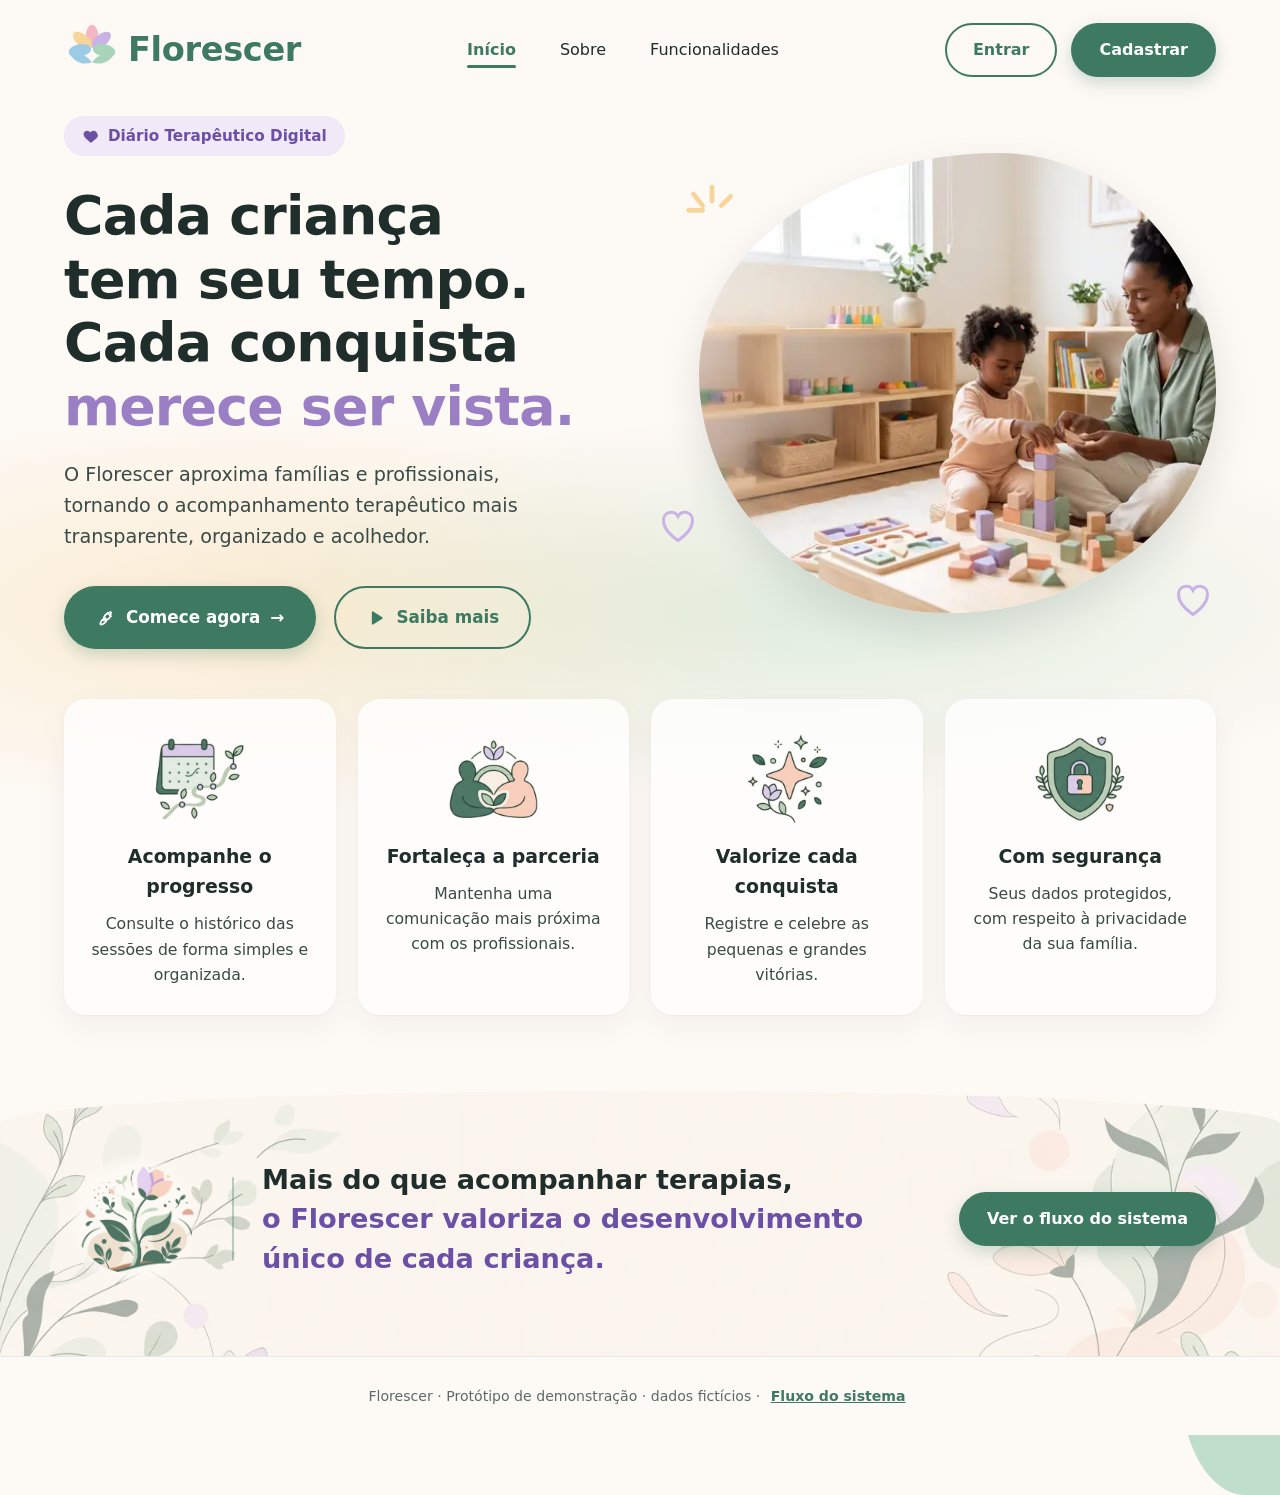
<file: docs/index.html>
<!doctype html>
<html lang="pt-BR">
<head>
  <meta charset="utf-8">
  <meta name="viewport" content="width=device-width, initial-scale=1">
  <title>Florescer – Cada criança tem seu tempo</title>
  <meta name="description" content="Florescer: diário terapêutico digital que aproxima famílias e profissionais.">
  <meta name="theme-color" content="#3E7A62">
  <meta property="og:type" content="website">
  <meta property="og:locale" content="pt_BR">
  <meta property="og:title" content="Florescer – Cada criança tem seu tempo">
  <meta property="og:description" content="Diário terapêutico digital que aproxima famílias e profissionais.">
  <link rel="icon" type="image/svg+xml" href="favicon.svg">
  <link rel="preload" as="image" href="imagens/banners/hero-familia-800.webp" imagesrcset="imagens/banners/hero-familia-800.webp 800w, imagens/banners/hero-familia-1600.webp 1600w" imagesizes="(max-width: 860px) 100vw, 50vw">
  <link rel="stylesheet" href="landing.css">
</head>
<body>

  <a class="pular" href="#inicio">Pular para o conteúdo</a>

  <header class="site-header">
    <a href="#inicio" class="marca" aria-label="Florescer, início">
      <svg class="marca-icone" viewBox="0 0 64 64" aria-hidden="true">
        <g transform="translate(32 30)">
          <ellipse cx="0" cy="-14" rx="7" ry="13" fill="#F4B6C2" transform="rotate(0)"/>
          <ellipse cx="0" cy="-14" rx="7" ry="13" fill="#F7D59A" transform="rotate(-50)"/>
          <ellipse cx="0" cy="-14" rx="7" ry="13" fill="#C9B3E6" transform="rotate(50)"/>
          <ellipse cx="0" cy="-14" rx="7" ry="13" fill="#9CCBE6" transform="rotate(-100)"/>
          <ellipse cx="0" cy="-14" rx="7" ry="13" fill="#A8D5BA" transform="rotate(100)"/>
        </g>
        <path d="M32 46 C 22 50, 12 46, 6 36 C 16 34, 26 38, 32 46 Z" fill="#9CCBE6"/>
        <path d="M32 46 C 42 50, 52 46, 58 36 C 48 34, 38 38, 32 46 Z" fill="#A8D5BA"/>
      </svg>
      <span class="marca-texto">Florescer</span>
    </a>

    <nav class="menu" aria-label="Principal">
      <a href="#inicio" class="ativo" aria-current="page">Início</a>
      <a href="#sobre">Sobre</a>
      <a href="#funcionalidades">Funcionalidades</a>
    </nav>

    <div class="acoes-topo">
      <a class="btn btn-contorno" href="paginas/login.html">Entrar</a>
      <a class="btn btn-solido" href="paginas/login.html">Cadastrar</a>
    </div>
  </header>

  <main id="inicio">
    <section class="hero" aria-labelledby="titulo-principal">
      <div class="hero-texto">
        <span class="selo">
          <svg viewBox="0 0 24 24" aria-hidden="true"><path d="M12 21s-7-4.6-9.3-9C1.2 8.8 3 5 6.7 5c2.1 0 3.6 1.2 4.3 2.4C11.7 6.2 13.2 5 15.3 5 19 5 20.8 8.8 21.3 12 19 16.4 12 21 12 21z"/></svg>
          Diário Terapêutico Digital
        </span>

        <h1 id="titulo-principal">
          Cada criança tem seu tempo.<br>
          Cada conquista <span class="destaque-roxo">merece ser vista.</span>
        </h1>

        <p class="subtitulo">
          O Florescer aproxima famílias e profissionais, tornando o acompanhamento terapêutico mais transparente, organizado e acolhedor.
        </p>

        <div class="acoes-hero">
          <a class="btn btn-solido btn-grande" href="paginas/login.html">
            <svg viewBox="0 0 24 24" aria-hidden="true"><path d="M5 19c1-4 3-6 6-7l2 2c-1 3-3 5-7 6l-1-1zM9 15c0-5 3-9 9-10 0 6-3 10-9 10zM14 6l4 4"/></svg>
            Comece agora
            <span aria-hidden="true">→</span>
          </a>
          <a class="btn btn-contorno btn-grande" href="#funcionalidades">
            <svg viewBox="0 0 24 24" aria-hidden="true"><path d="M8 5v14l11-7z" fill="currentColor"/></svg>
            Saiba mais
          </a>
        </div>
      </div>

      <div class="hero-visual">
        <svg class="raios" viewBox="0 0 60 60" aria-hidden="true">
          <path d="M14 12 L22 22 M10 26 L22 26 M30 6 L30 18 M46 14 L38 22" stroke="#F7D59A" stroke-width="4" stroke-linecap="round" fill="none"/>
        </svg>
        <div class="foto">
          <img
            src="imagens/banners/hero-familia-1600.webp"
            srcset="imagens/banners/hero-familia-800.webp 800w, imagens/banners/hero-familia-1600.webp 1600w"
            sizes="(max-width: 860px) 100vw, 50vw"
            width="1600" height="893"
            fetchpriority="high" decoding="async"
            alt="Terapeuta e criança brincando com blocos de madeira em uma sala acolhedora">
        </div>
        <svg class="coracao coracao-1" viewBox="0 0 24 24" aria-hidden="true"><path d="M12 20s-7.5-4.6-7.5-10A4 4 0 0 1 12 7.5 4 4 0 0 1 19.5 10c0 5.4-7.5 10-7.5 10z" fill="none" stroke="#C9B3E6" stroke-width="1.6"/></svg>
        <svg class="coracao coracao-2" viewBox="0 0 24 24" aria-hidden="true"><path d="M12 20s-7.5-4.6-7.5-10A4 4 0 0 1 12 7.5 4 4 0 0 1 19.5 10c0 5.4-7.5 10-7.5 10z" fill="none" stroke="#C9B3E6" stroke-width="1.6"/></svg>
      </div>
    </section>

    <section id="funcionalidades" class="cartoes" aria-labelledby="titulo-funcionalidades">
      <h2 id="titulo-funcionalidades" class="sr-only">O que o Florescer oferece</h2>

      <article class="cartao">
        <img class="cartao-img" src="imagens/ilustracions/calendar.webp" alt="" width="256" height="256" loading="lazy" decoding="async">
        <h3>Acompanhe o progresso</h3>
        <p>Consulte o histórico das sessões de forma simples e organizada.</p>
      </article>

      <article class="cartao">
        <img class="cartao-img" src="imagens/ilustracions/parceria.webp" alt="" width="256" height="256" loading="lazy" decoding="async">
        <h3>Fortaleça a parceria</h3>
        <p>Mantenha uma comunicação mais próxima com os profissionais.</p>
      </article>

      <article class="cartao">
        <img class="cartao-img" src="imagens/ilustracions/conquista.webp" alt="" width="256" height="256" loading="lazy" decoding="async">
        <h3>Valorize cada conquista</h3>
        <p>Registre e celebre as pequenas e grandes vitórias.</p>
      </article>

      <article class="cartao">
        <img class="cartao-img" src="imagens/ilustracions/seguranca.webp" alt="" width="256" height="256" loading="lazy" decoding="async">
        <h3>Com segurança</h3>
        <p>Seus dados protegidos, com respeito à privacidade da sua família.</p>
      </article>
    </section>

    <section id="sobre" class="faixa" aria-labelledby="titulo-sobre">
      <img class="faixa-broto" src="imagens/banner-institucional/conquistas.webp" alt="" width="507" height="460" loading="lazy" decoding="async">
      <div class="faixa-divisor" aria-hidden="true"></div>
      <h2 id="titulo-sobre" class="faixa-texto">
        Mais do que acompanhar terapias,<br>
        <span class="destaque-roxo">o Florescer valoriza o desenvolvimento único de cada criança.</span>
      </h2>
      <a class="btn btn-solido faixa-botao" href="paginas/fluxo.html">Ver o fluxo do sistema</a>
    </section>
  </main>

  <div class="folhas" aria-hidden="true">
    <span class="folha folha-peach"></span>
    <span class="folha folha-lilas"></span>
    <span class="folha folha-verde"></span>
  </div>

  <footer class="rodape">
    <p>Florescer · Protótipo de demonstração · dados fictícios · <a href="paginas/fluxo.html">Fluxo do sistema</a></p>
  </footer>

</body>
</html>
</file>
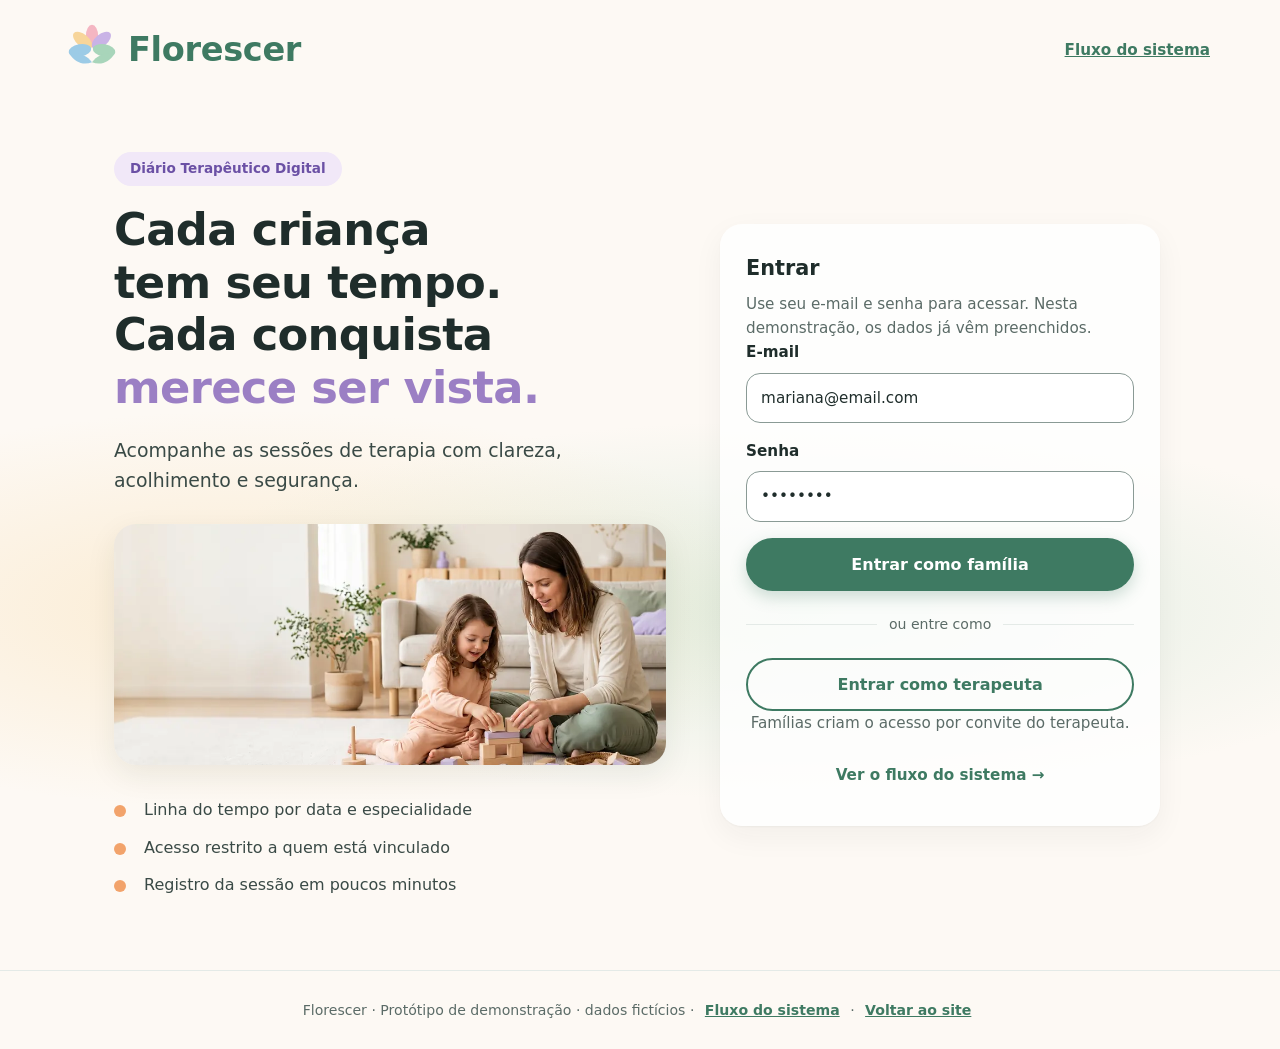
<file: docs/paginas/configuracoes.html>
<!doctype html>
<html lang="pt-BR">
<head>
  <meta charset="utf-8">
  <meta name="viewport" content="width=device-width, initial-scale=1">
  <title>Florescer – Configurações</title>
  <link rel="icon" type="image/svg+xml" href="../favicon.svg">
  <meta name="theme-color" content="#3E7A62">
  <link rel="stylesheet" href="../landing.css">
  <link rel="stylesheet" href="../app/css/app.css">
</head>
<body class="app">
  <div id="cabecalho"></div>
  <main id="conteudo" class="conteudo" tabindex="-1"><noscript><p class="vazio">Este protótipo precisa de JavaScript para funcionar. Ative o JavaScript no navegador e recarregue a página.</p></noscript></main>
  <div id="toast" class="toast" role="status" aria-live="polite"></div>
  <div id="rodape"></div>

  <script src="../app/js/comum.js"></script>
  <script src="../app/js/configuracoes.js"></script>
</body>
</html>
</file>
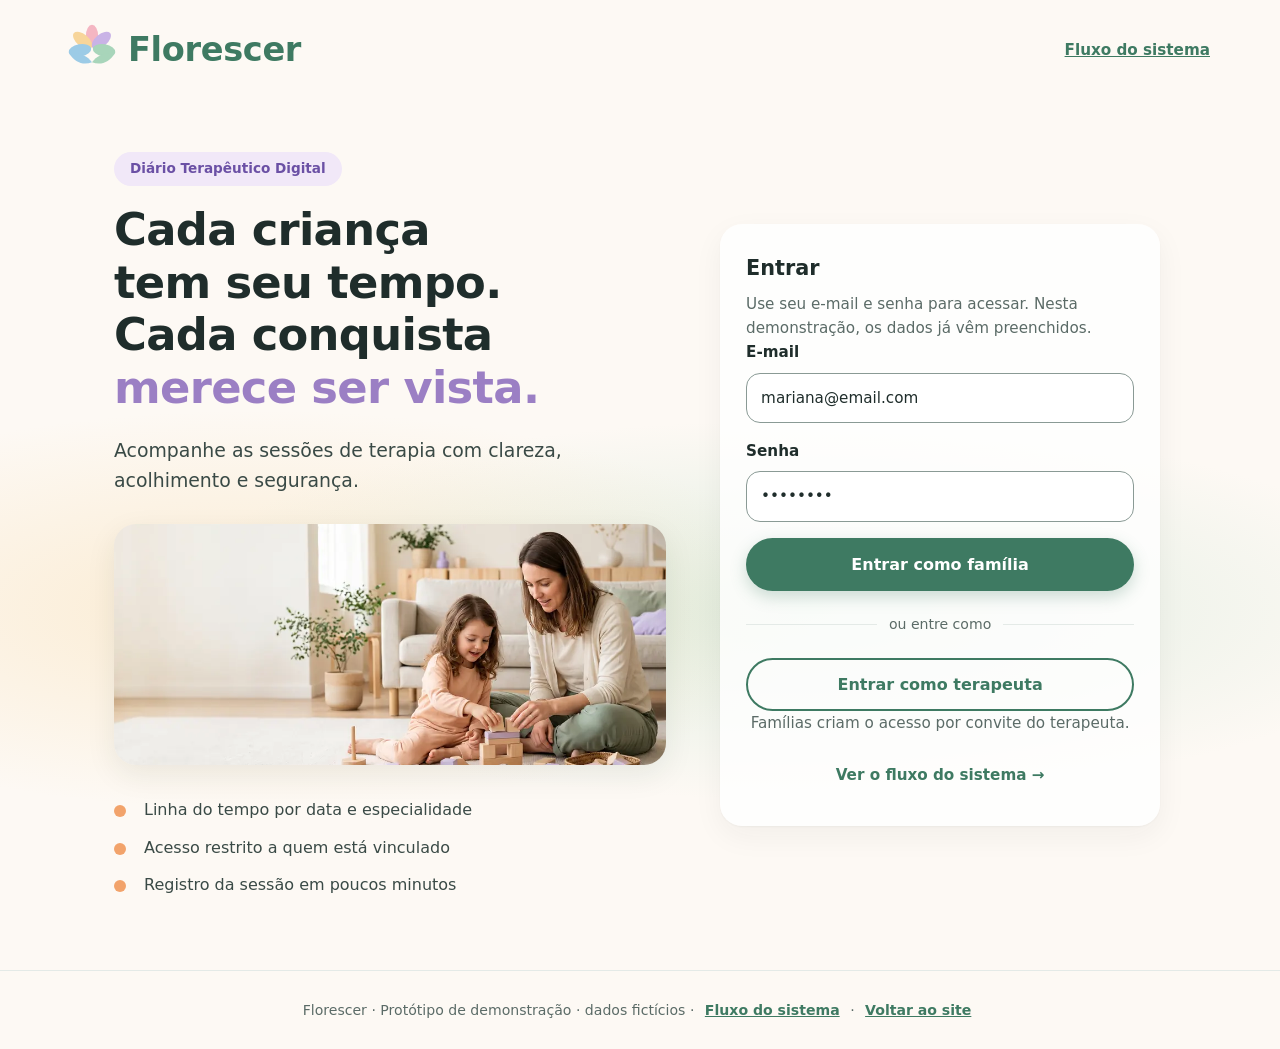
<file: docs/paginas/convite.html>
<!doctype html>
<html lang="pt-BR">
<head>
  <meta charset="utf-8">
  <meta name="viewport" content="width=device-width, initial-scale=1">
  <title>Florescer – Aceitar convite</title>
  <link rel="icon" type="image/svg+xml" href="../favicon.svg">
  <meta name="theme-color" content="#3E7A62">
  <link rel="stylesheet" href="../landing.css">
  <link rel="stylesheet" href="../app/css/app.css">
</head>
<body class="app">
  <div id="cabecalho"></div>
  <main id="conteudo" class="conteudo" tabindex="-1"><noscript><p class="vazio">Este protótipo precisa de JavaScript para funcionar. Ative o JavaScript no navegador e recarregue a página.</p></noscript></main>
  <div id="toast" class="toast" role="status" aria-live="polite"></div>
  <div id="rodape"></div>

  <script src="../app/js/comum.js"></script>
  <script src="../app/js/convite.js"></script>
</body>
</html>
</file>
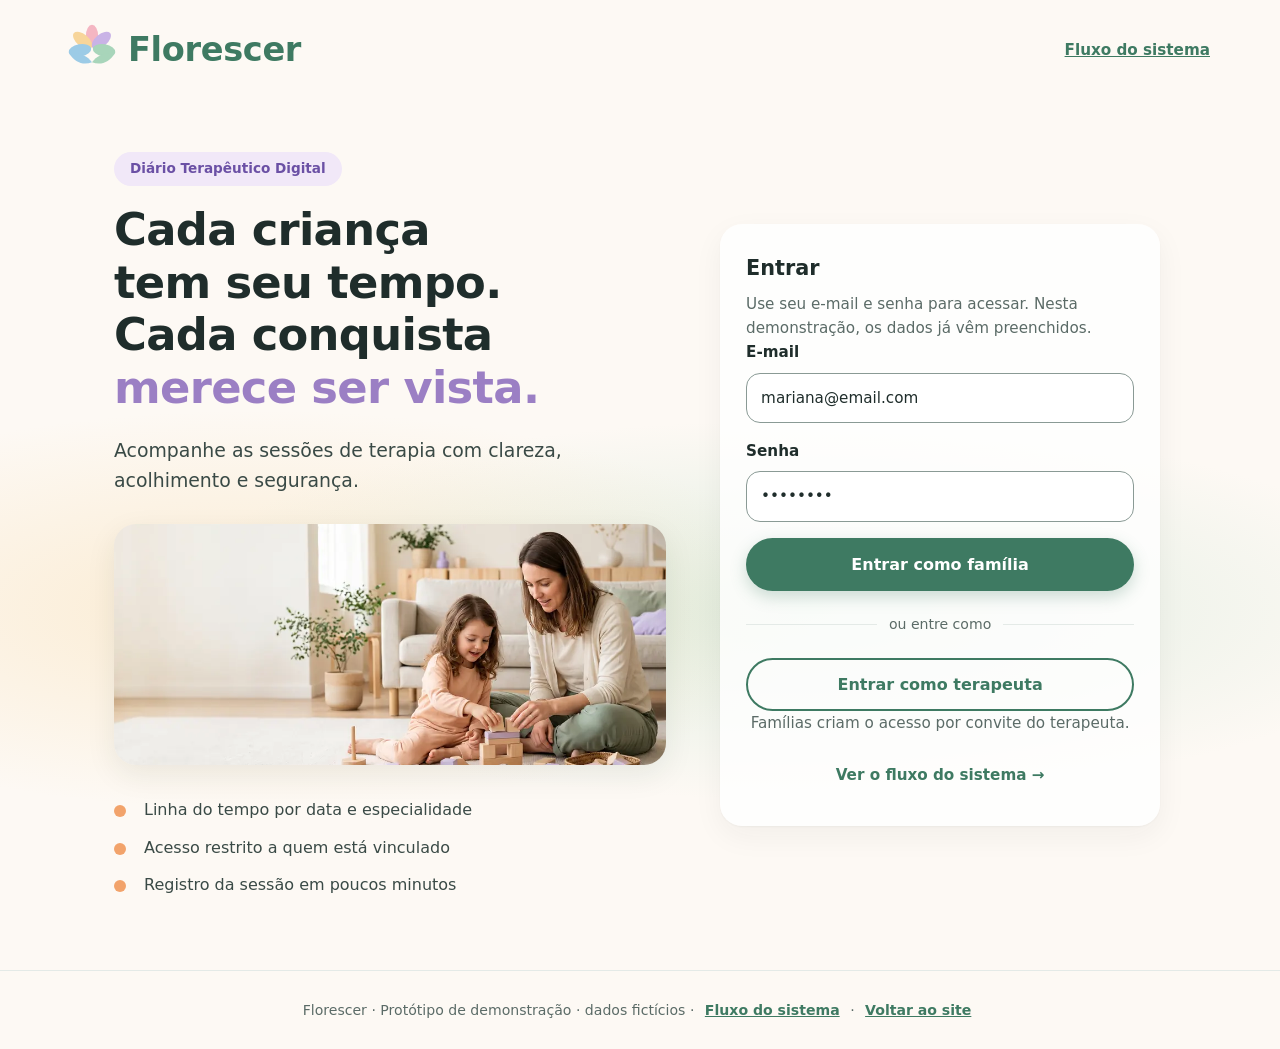
<file: docs/paginas/criancas.html>
<!doctype html>
<html lang="pt-BR">
<head>
  <meta charset="utf-8">
  <meta name="viewport" content="width=device-width, initial-scale=1">
  <title>Florescer – Crianças e convites</title>
  <link rel="icon" type="image/svg+xml" href="../favicon.svg">
  <meta name="theme-color" content="#3E7A62">
  <link rel="stylesheet" href="../landing.css">
  <link rel="stylesheet" href="../app/css/app.css">
</head>
<body class="app">
  <div id="cabecalho"></div>
  <main id="conteudo" class="conteudo" tabindex="-1"><noscript><p class="vazio">Este protótipo precisa de JavaScript para funcionar. Ative o JavaScript no navegador e recarregue a página.</p></noscript></main>
  <div id="toast" class="toast" role="status" aria-live="polite"></div>
  <div id="rodape"></div>

  <script src="../app/js/comum.js"></script>
  <script src="../app/js/criancas.js"></script>
</body>
</html>
</file>
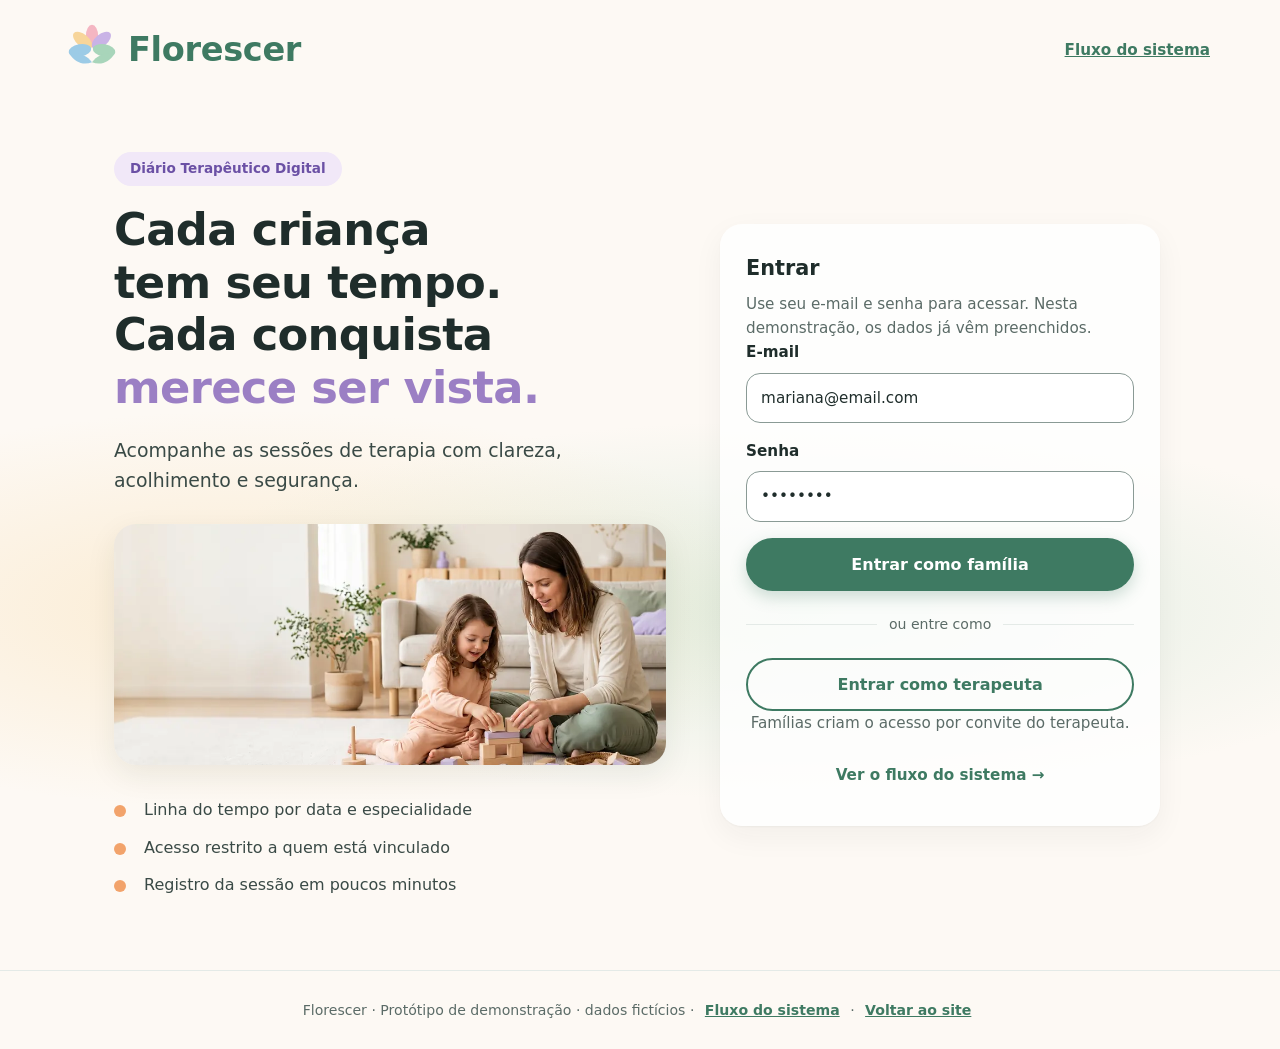
<file: docs/paginas/diario.html>
<!doctype html>
<html lang="pt-BR">
<head>
  <meta charset="utf-8">
  <meta name="viewport" content="width=device-width, initial-scale=1">
  <title>Florescer – Detalhe do diário</title>
  <link rel="icon" type="image/svg+xml" href="../favicon.svg">
  <meta name="theme-color" content="#3E7A62">
  <link rel="stylesheet" href="../landing.css">
  <link rel="stylesheet" href="../app/css/app.css">
</head>
<body class="app">
  <div id="cabecalho"></div>
  <main id="conteudo" class="conteudo" tabindex="-1"><noscript><p class="vazio">Este protótipo precisa de JavaScript para funcionar. Ative o JavaScript no navegador e recarregue a página.</p></noscript></main>
  <div id="toast" class="toast" role="status" aria-live="polite"></div>
  <div id="rodape"></div>

  <script src="../app/js/comum.js"></script>
  <script src="../app/js/diario.js"></script>
</body>
</html>
</file>
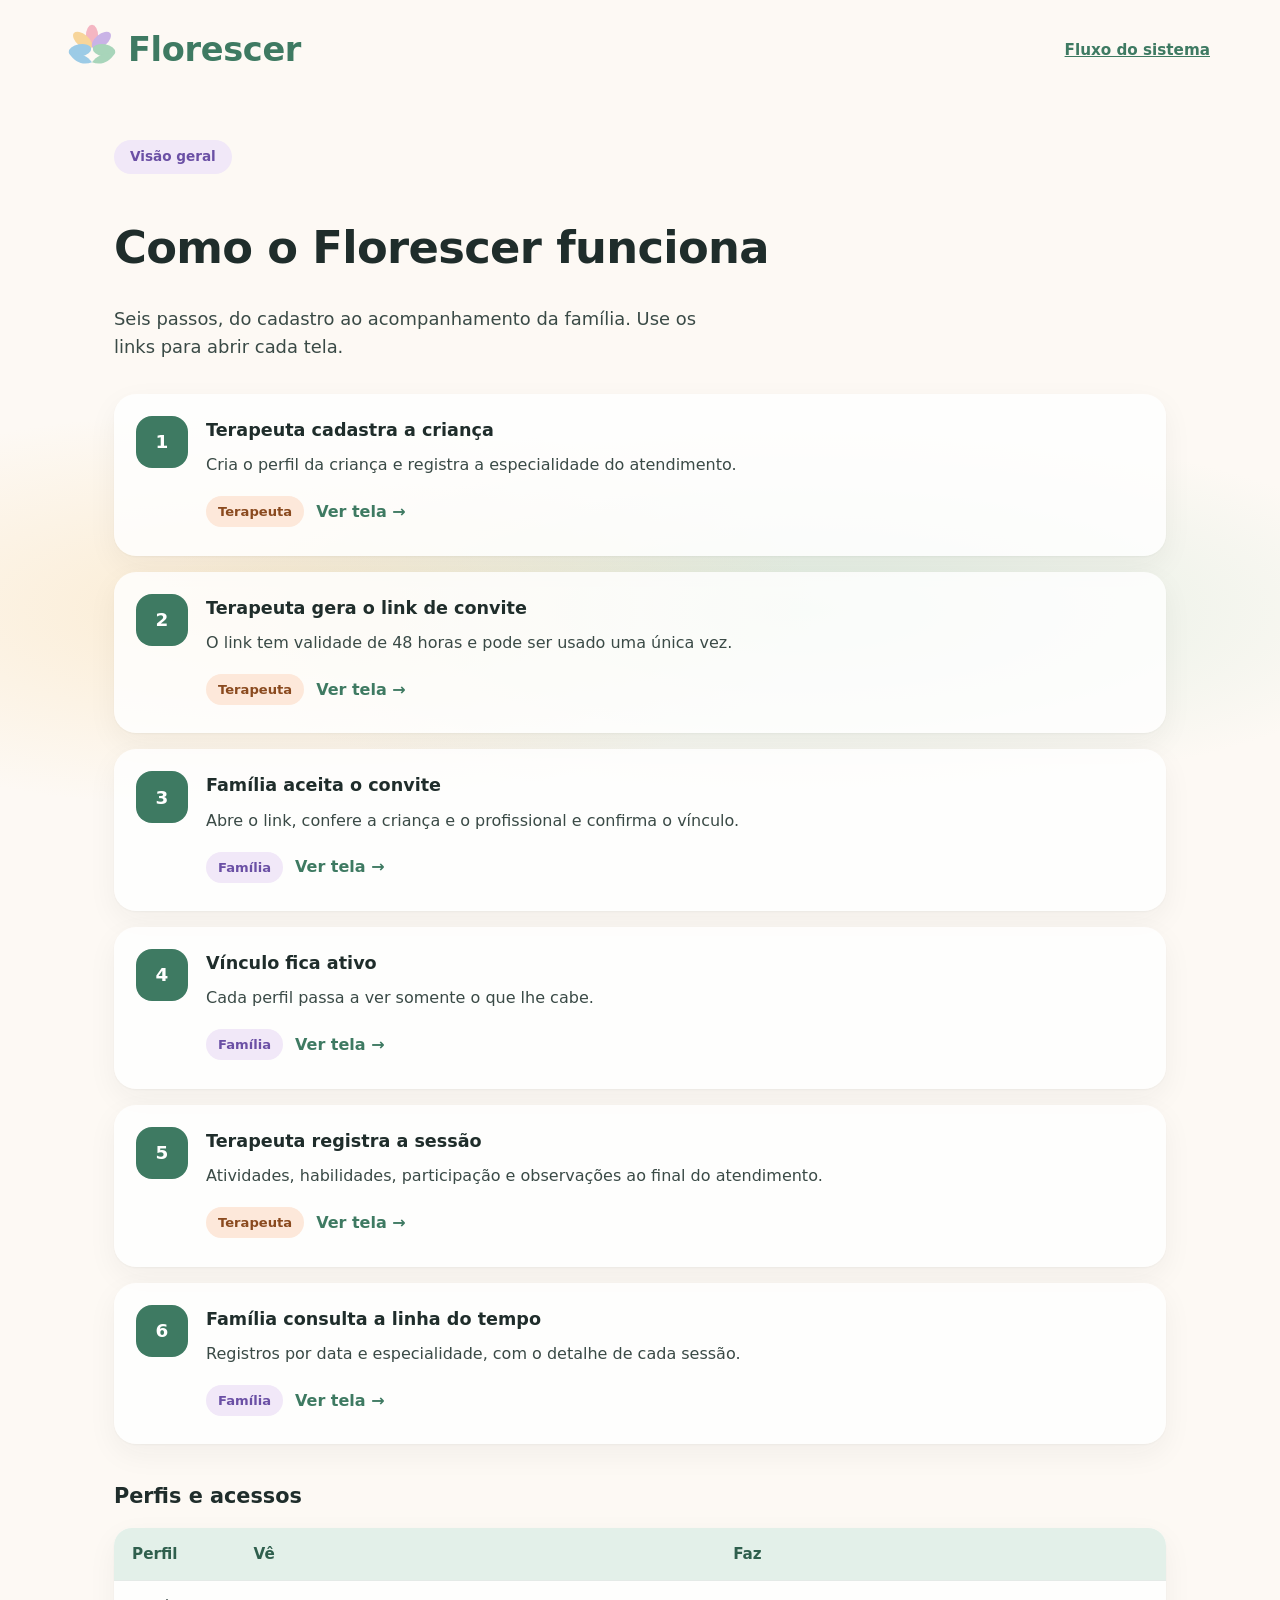
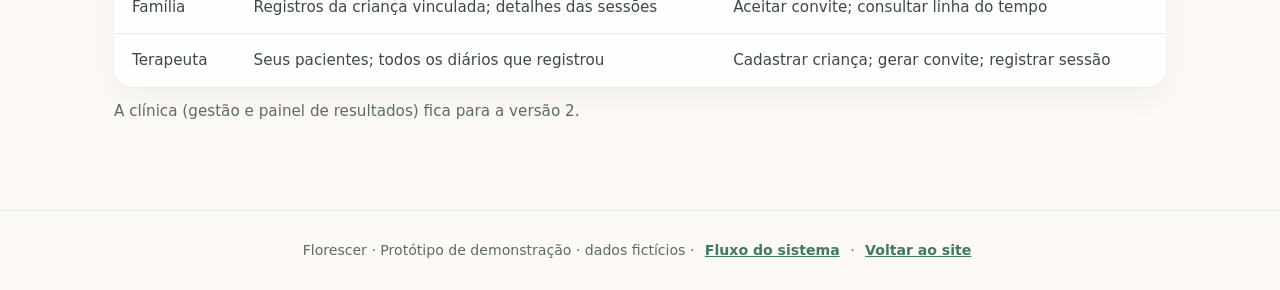
<file: docs/paginas/fluxo.html>
<!doctype html>
<html lang="pt-BR">
<head>
  <meta charset="utf-8">
  <meta name="viewport" content="width=device-width, initial-scale=1">
  <title>Florescer – Fluxo do sistema</title>
  <meta name="description" content="Passo a passo do fluxo do Florescer, dos cadastros ao acompanhamento da família.">
  <link rel="icon" type="image/svg+xml" href="../favicon.svg">
  <meta name="theme-color" content="#3E7A62">
  <link rel="stylesheet" href="../landing.css">
  <link rel="stylesheet" href="../app/css/app.css">
</head>
<body class="app">
  <div id="cabecalho"></div>
  <main id="conteudo" class="conteudo" tabindex="-1"><noscript><p class="vazio">Este protótipo precisa de JavaScript para funcionar. Ative o JavaScript no navegador e recarregue a página.</p></noscript></main>
  <div id="toast" class="toast" role="status" aria-live="polite"></div>
  <div id="rodape"></div>

  <script src="../app/js/comum.js"></script>
  <script src="../app/js/fluxo.js"></script>
</body>
</html>
</file>
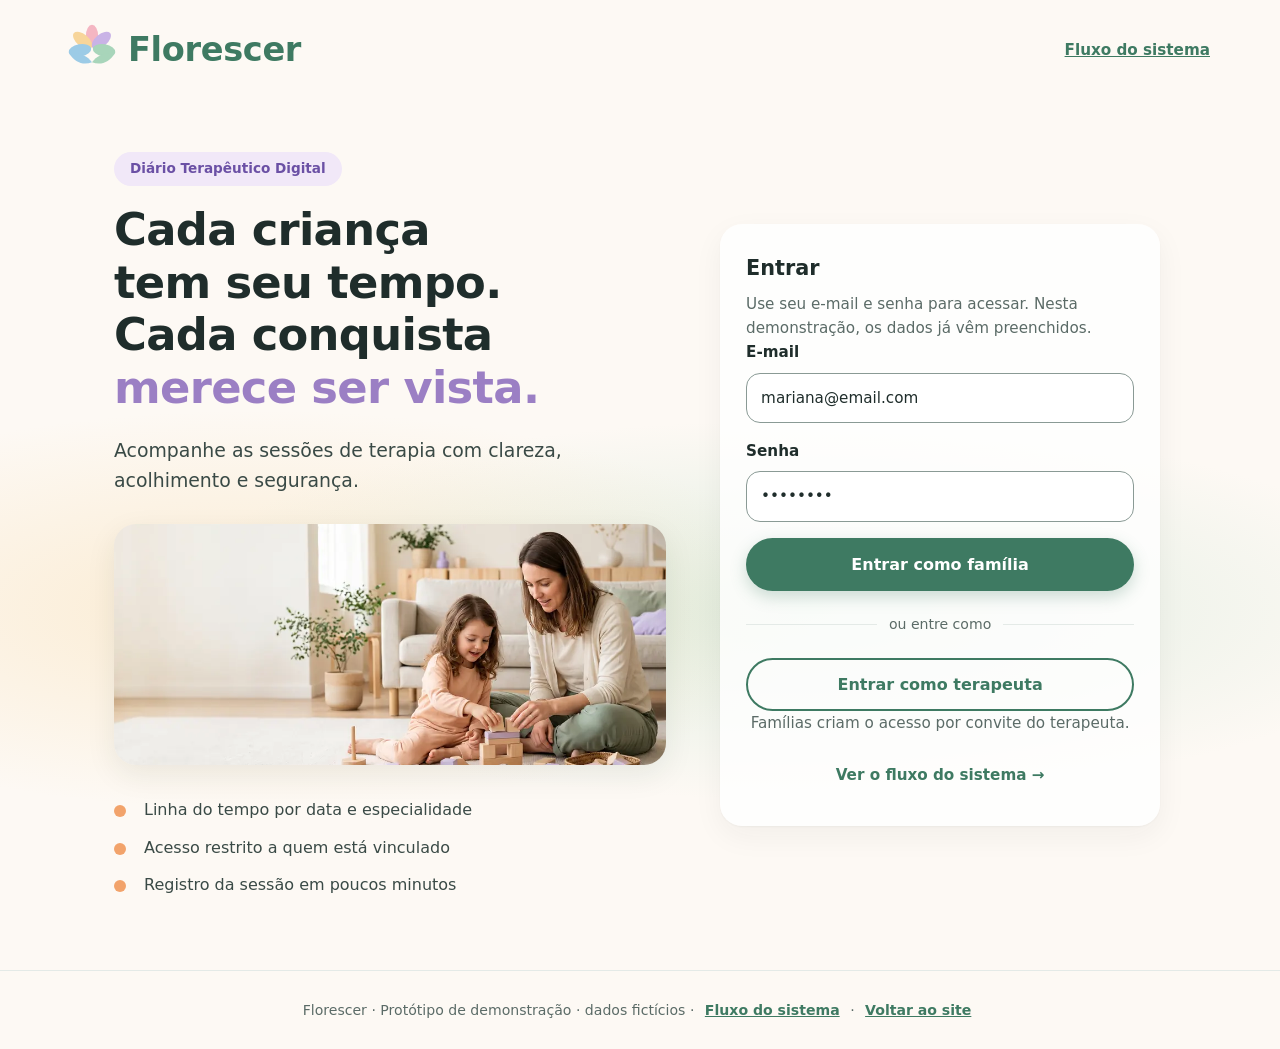
<file: docs/paginas/inicio.html>
<!doctype html>
<html lang="pt-BR">
<head>
  <meta charset="utf-8">
  <meta name="viewport" content="width=device-width, initial-scale=1">
  <title>Florescer – Início</title>
  <link rel="icon" type="image/svg+xml" href="../favicon.svg">
  <meta name="theme-color" content="#3E7A62">
  <link rel="stylesheet" href="../landing.css">
  <link rel="stylesheet" href="../app/css/app.css">
</head>
<body class="app">
  <div id="cabecalho"></div>
  <main id="conteudo" class="conteudo" tabindex="-1"><noscript><p class="vazio">Este protótipo precisa de JavaScript para funcionar. Ative o JavaScript no navegador e recarregue a página.</p></noscript></main>
  <div id="toast" class="toast" role="status" aria-live="polite"></div>
  <div id="rodape"></div>

  <script src="../app/js/comum.js"></script>
  <script src="../app/js/inicio.js"></script>
</body>
</html>
</file>
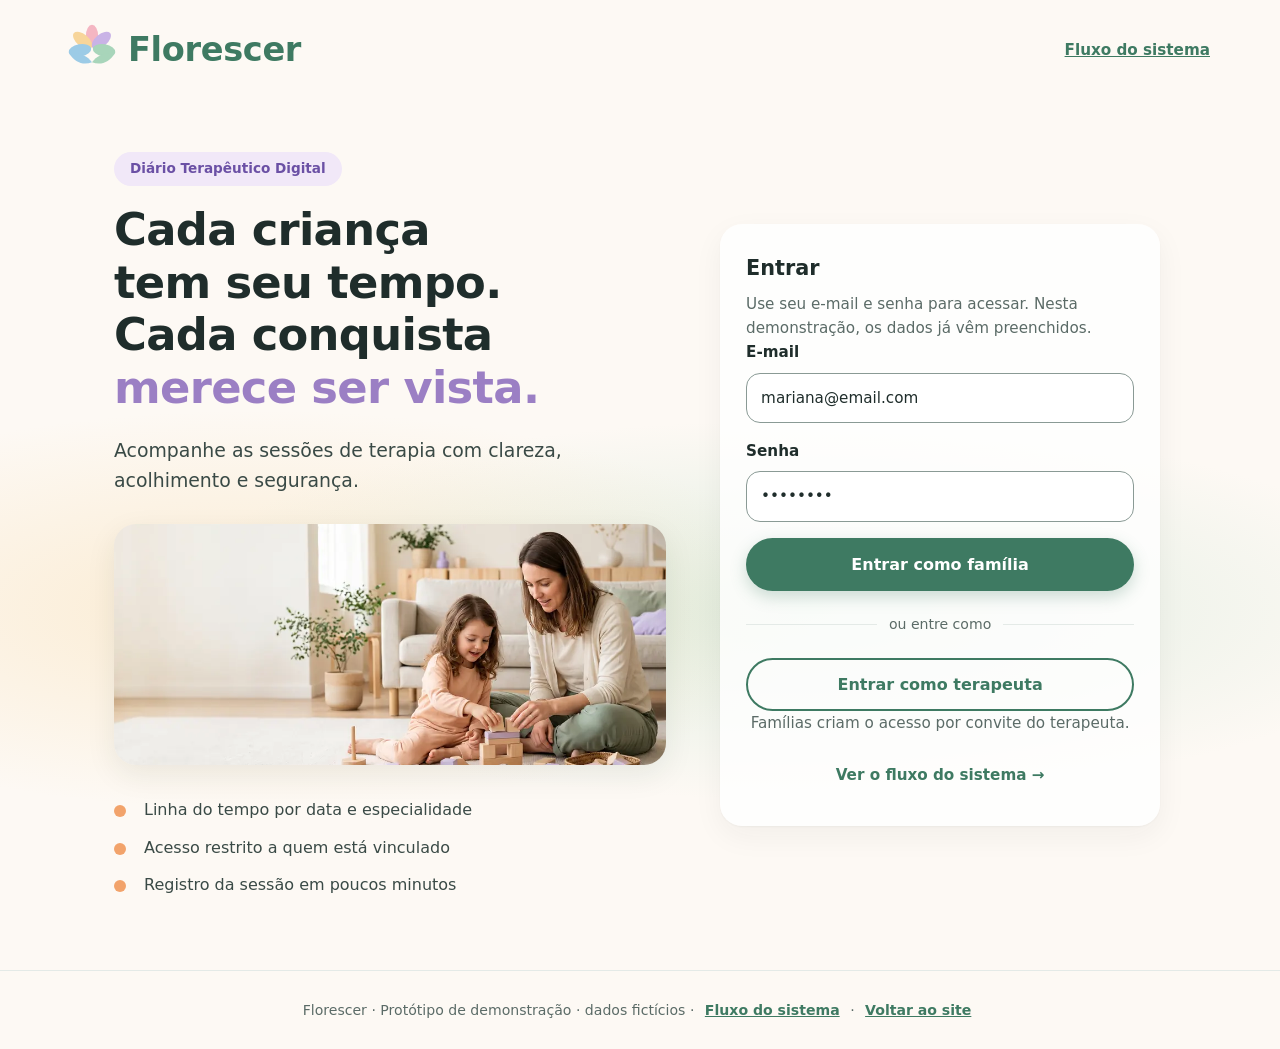
<file: docs/paginas/linha-do-tempo.html>
<!doctype html>
<html lang="pt-BR">
<head>
  <meta charset="utf-8">
  <meta name="viewport" content="width=device-width, initial-scale=1">
  <title>Florescer – Linha do tempo</title>
  <link rel="icon" type="image/svg+xml" href="../favicon.svg">
  <meta name="theme-color" content="#3E7A62">
  <link rel="stylesheet" href="../landing.css">
  <link rel="stylesheet" href="../app/css/app.css">
</head>
<body class="app">
  <div id="cabecalho"></div>
  <main id="conteudo" class="conteudo" tabindex="-1"><noscript><p class="vazio">Este protótipo precisa de JavaScript para funcionar. Ative o JavaScript no navegador e recarregue a página.</p></noscript></main>
  <div id="toast" class="toast" role="status" aria-live="polite"></div>
  <div id="rodape"></div>

  <script src="../app/js/comum.js"></script>
  <script src="../app/js/linha-do-tempo.js"></script>
</body>
</html>
</file>
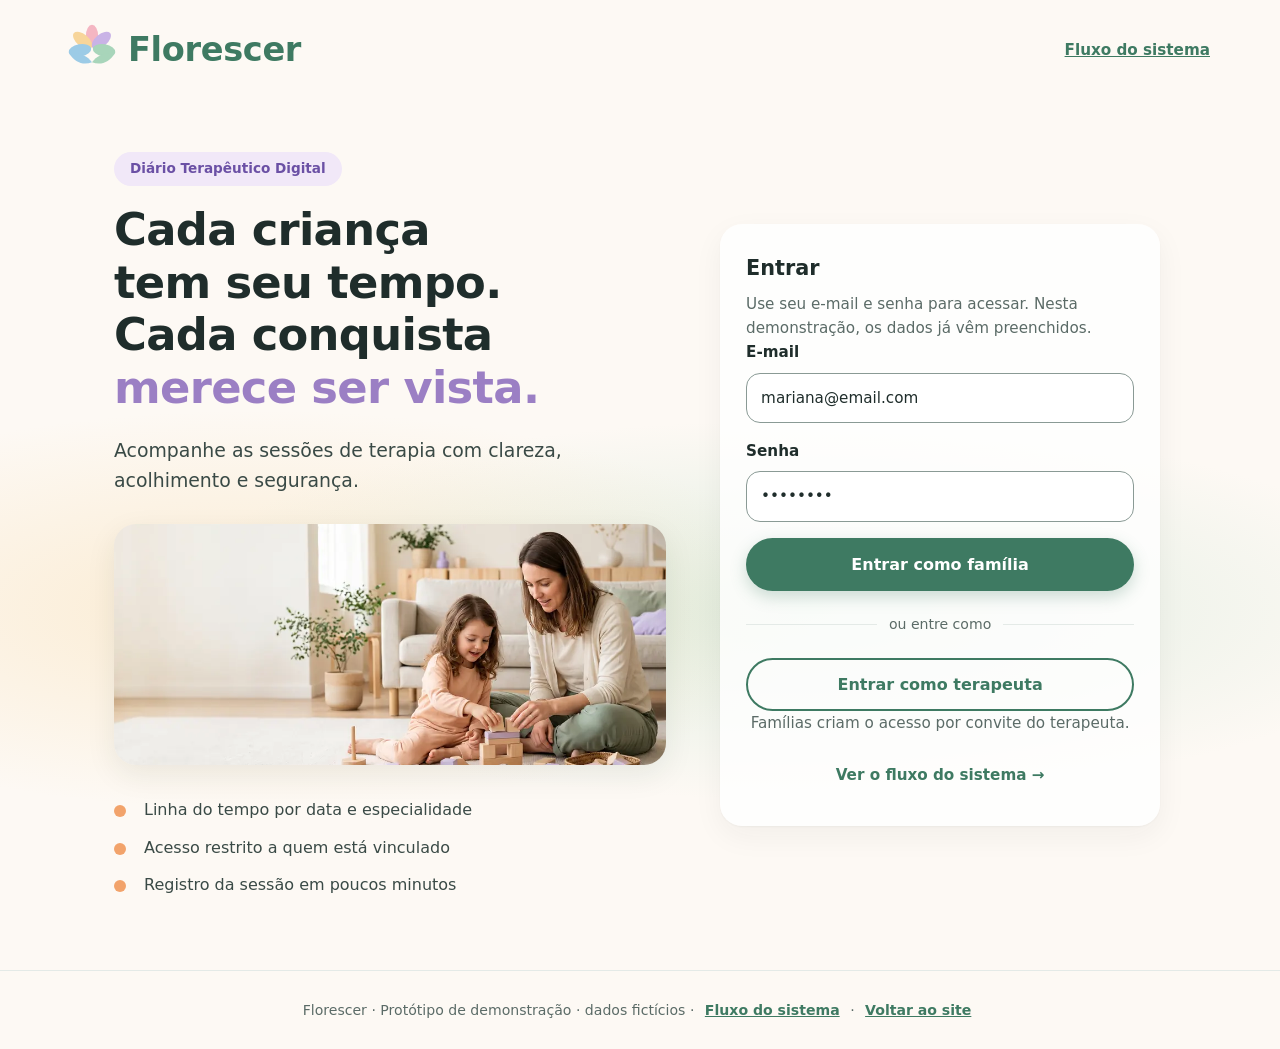
<file: docs/paginas/login.html>
<!doctype html>
<html lang="pt-BR">
<head>
  <meta charset="utf-8">
  <meta name="viewport" content="width=device-width, initial-scale=1">
  <title>Florescer – Entrar</title>
  <meta name="description" content="Entrar no Florescer como família ou terapeuta.">
  <link rel="icon" type="image/svg+xml" href="../favicon.svg">
  <meta name="theme-color" content="#3E7A62">
  <link rel="stylesheet" href="../landing.css">
  <link rel="stylesheet" href="../app/css/app.css">
</head>
<body class="app">
  <div id="cabecalho"></div>
  <main id="conteudo" class="conteudo" tabindex="-1"><noscript><p class="vazio">Este protótipo precisa de JavaScript para funcionar. Ative o JavaScript no navegador e recarregue a página.</p></noscript></main>
  <div id="toast" class="toast" role="status" aria-live="polite"></div>
  <div id="rodape"></div>

  <script src="../app/js/comum.js"></script>
  <script src="../app/js/login.js"></script>
</body>
</html>
</file>
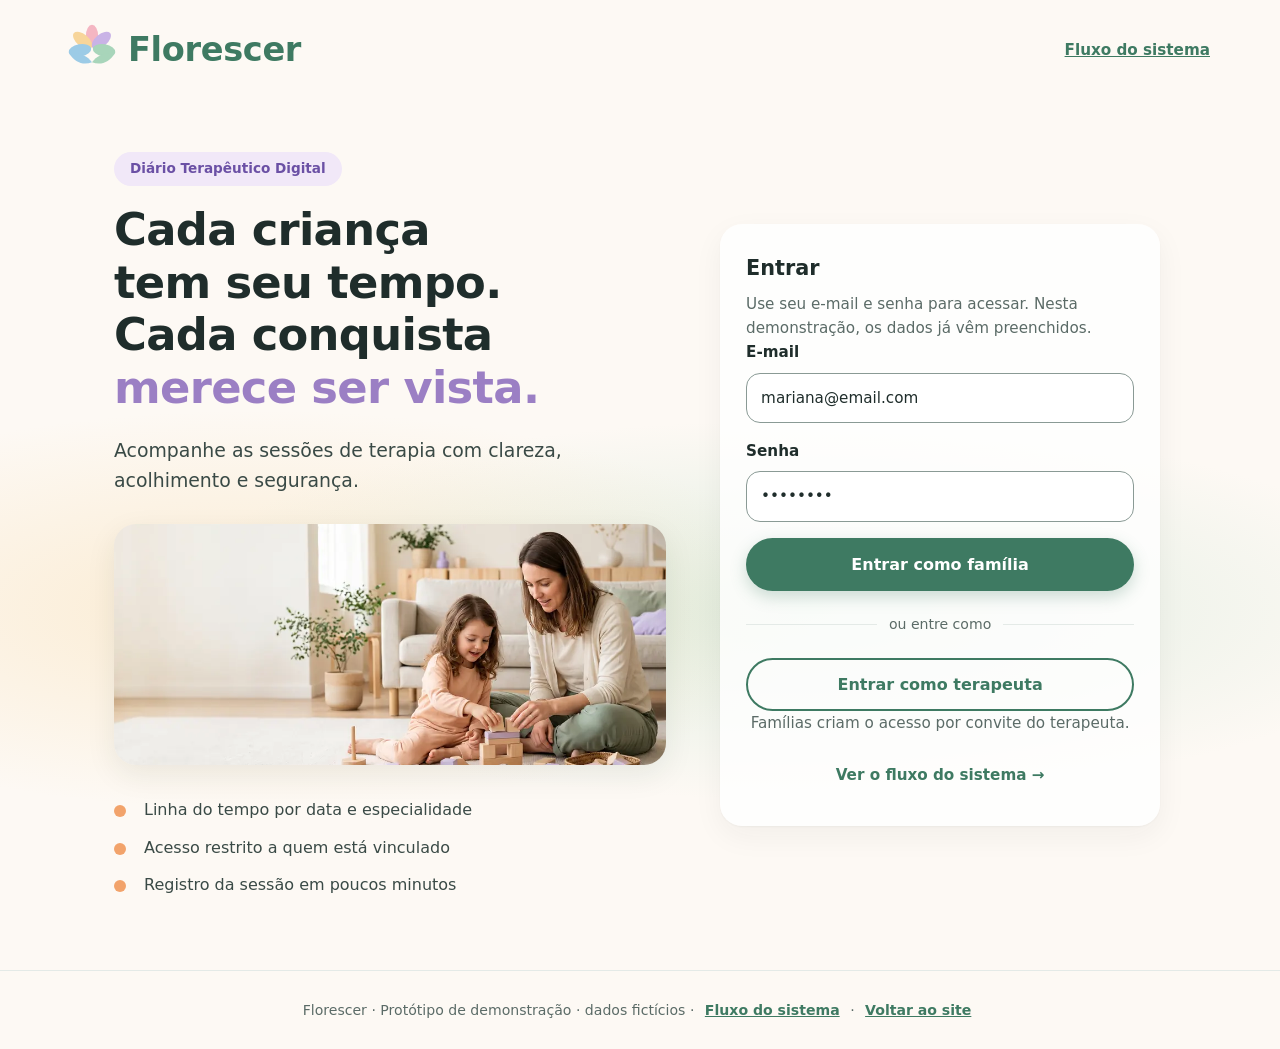
<file: docs/paginas/novo-diario.html>
<!doctype html>
<html lang="pt-BR">
<head>
  <meta charset="utf-8">
  <meta name="viewport" content="width=device-width, initial-scale=1">
  <title>Florescer – Novo diário</title>
  <link rel="icon" type="image/svg+xml" href="../favicon.svg">
  <meta name="theme-color" content="#3E7A62">
  <link rel="stylesheet" href="../landing.css">
  <link rel="stylesheet" href="../app/css/app.css">
</head>
<body class="app">
  <div id="cabecalho"></div>
  <main id="conteudo" class="conteudo" tabindex="-1"><noscript><p class="vazio">Este protótipo precisa de JavaScript para funcionar. Ative o JavaScript no navegador e recarregue a página.</p></noscript></main>
  <div id="toast" class="toast" role="status" aria-live="polite"></div>
  <div id="rodape"></div>

  <script src="../app/js/comum.js"></script>
  <script src="../app/js/novo-diario.js"></script>
</body>
</html>
</file>
<file: docs/landing.css>
/* ===== Tokens ===== */
:root {
  --verde: #3E7A62;
  --verde-escuro: #2F5F4D;
  --verde-claro: #E3F0E9;
  --grafite: #1F2D2B;
  --texto: #3A4A46;
  --muted: #5B6B67;
  --roxo: #9B7FC4;          /* decorativo e textos grandes */
  --roxo-texto: #6B50A5;    /* textos pequenos: contraste AA sobre lilás e creme */
  --lilas: #F1E8F8;
  --lilas-forte: #C9B3E6;
  --pessego: #F9D3B8;
  --pessego-forte: #F2A36B;
  --amarelo: #F7D59A;
  --creme: #FDF9F4;
  --branco: #FFFFFF;
  --borda: #E4EAE7;
  font-family: "Segoe UI", system-ui, -apple-system, Roboto, "Helvetica Neue", Arial, sans-serif;
}

* { box-sizing: border-box; }

html { scroll-behavior: smooth; }

body {
  margin: 0;
  color: var(--texto);
  background: var(--creme);
  line-height: 1.6;
  min-height: 100vh;
  position: relative;
  overflow-x: hidden;
}

/* Ondas decorativas de fundo: o degradê se dissolve antes das bordas da faixa */
body::before {
  content: "";
  position: absolute;
  left: 0;
  right: 0;
  top: 400px;
  height: 420px;
  background:
    radial-gradient(ellipse 560px 200px at 20% 50%, rgba(247, 213, 154, 0.38), transparent),
    radial-gradient(ellipse 640px 190px at 62% 50%, rgba(168, 213, 186, 0.34), transparent);
  pointer-events: none;
  z-index: 0;
}

a { color: inherit; }

img { max-width: 100%; }

/* ===== Acessibilidade ===== */
.sr-only {
  position: absolute;
  width: 1px;
  height: 1px;
  margin: -1px;
  padding: 0;
  overflow: hidden;
  clip: rect(0, 0, 0, 0);
  white-space: nowrap;
  border: 0;
}

.pular {
  position: absolute;
  left: 12px;
  top: -80px;
  z-index: 100;
  background: var(--verde);
  color: var(--branco);
  padding: 12px 20px;
  border-radius: 12px;
  font-weight: 600;
  text-decoration: none;
  transition: top 0.15s;
}
.pular:focus { top: 12px; }

:focus-visible {
  outline: 3px solid var(--verde);
  outline-offset: 3px;
}

/* ===== Cabeçalho ===== */
.site-header {
  position: relative;
  z-index: 5;
  display: flex;
  align-items: center;
  justify-content: space-between;
  gap: 24px;
  padding: 22px clamp(20px, 5vw, 80px);
}

.marca {
  display: flex;
  align-items: center;
  gap: 8px;
  text-decoration: none;
  min-height: 44px;
}
.marca-icone { width: 56px; height: 56px; }
.marca-texto {
  font-size: 2.1rem;
  font-weight: 600;
  color: var(--verde);
  letter-spacing: -0.01em;
}

.menu {
  display: flex;
  gap: 36px;
  font-size: 1rem;
}
.menu a {
  display: inline-flex;
  align-items: center;
  min-height: 44px;
  text-decoration: none;
  color: var(--grafite);
  padding: 0 4px;
  position: relative;
}
.menu a.ativo { color: var(--verde); font-weight: 600; }
.menu a.ativo::after {
  content: "";
  position: absolute;
  left: 4px;
  right: 4px;
  bottom: 4px;
  height: 3px;
  border-radius: 2px;
  background: var(--verde);
}
.menu a:hover { color: var(--verde); }

.acoes-topo { display: flex; align-items: center; gap: 14px; }

/* ===== Botões ===== */
.btn {
  display: inline-flex;
  align-items: center;
  justify-content: center;
  gap: 10px;
  font: inherit;
  font-weight: 600;
  text-decoration: none;
  border-radius: 999px;
  padding: 12px 26px;
  min-height: 44px;
  transition: background 0.2s, color 0.2s, box-shadow 0.2s, transform 0.1s;
  cursor: pointer;
  border: 2px solid transparent;
}
.btn:active { transform: translateY(1px); }
.btn svg { width: 20px; height: 20px; fill: none; stroke: currentColor; stroke-width: 2; stroke-linecap: round; stroke-linejoin: round; }
.btn svg[fill="currentColor"], .btn svg path[fill="currentColor"] { fill: currentColor; }

.btn-solido {
  background: var(--verde);
  color: var(--branco);
  box-shadow: 0 6px 16px rgba(62, 122, 98, 0.25);
}
.btn-solido:hover { background: var(--verde-escuro); }

.btn-contorno {
  background: transparent;
  color: var(--verde);
  border-color: var(--verde);
}
.btn-contorno:hover { background: var(--verde-claro); }

.btn-grande { padding: 16px 30px; font-size: 1.05rem; }

/* ===== Hero ===== */
main { position: relative; z-index: 2; }

.hero {
  position: relative;
  display: grid;
  grid-template-columns: 1.05fr 1fr;
  align-items: center;
  gap: 24px;
  padding: 16px clamp(20px, 5vw, 80px) 40px;
  min-height: 520px;
}

.selo {
  display: inline-flex;
  align-items: center;
  gap: 8px;
  background: var(--lilas);
  color: var(--roxo-texto);
  font-weight: 600;
  font-size: 0.95rem;
  padding: 8px 18px;
  border-radius: 999px;
  margin-bottom: 28px;
}
.selo svg { width: 18px; height: 18px; fill: var(--roxo-texto); }

.hero h1 {
  font-size: clamp(2.2rem, 4.2vw, 3.4rem);
  line-height: 1.18;
  color: var(--grafite);
  margin: 0 0 22px;
  font-weight: 700;
  letter-spacing: -0.015em;
  text-wrap: balance;
}
.destaque-roxo { color: var(--roxo); }

.subtitulo {
  font-size: 1.2rem;
  color: var(--texto);
  max-width: 500px;
  margin: 0 0 34px;
}

.acoes-hero { display: flex; gap: 18px; flex-wrap: wrap; }

/* Visual do hero */
.hero-visual {
  position: relative;
  min-height: 460px;
}

.foto {
  position: absolute;
  inset: 0 0 0 6%;
  border-radius: 58% 42% 52% 48% / 48% 52% 48% 52%;
  overflow: hidden;
  box-shadow: 0 18px 40px rgba(31, 45, 43, 0.12);
  background: linear-gradient(135deg, #F4EEF9, #FDF3E7);
}
.foto img {
  display: block;
  width: 100%;
  height: 100%;
  max-width: none;
  object-fit: cover;
  object-position: 70% center;
}

.raios {
  position: absolute;
  top: 6%;
  left: 2%;
  width: 70px;
  height: 70px;
  z-index: 2;
}

.coracao {
  position: absolute;
  width: 40px;
  height: 40px;
  z-index: 3;
}
.coracao-1 { left: -2%; bottom: 14%; width: 46px; height: 46px; }
.coracao-2 { right: 0; bottom: -2%; width: 46px; height: 46px; }

/* ===== Cartões ===== */
.cartoes {
  position: relative;
  z-index: 2;
  display: grid;
  grid-template-columns: repeat(4, 1fr);
  gap: 22px;
  padding: 10px clamp(20px, 5vw, 80px) 56px;
}

.cartao {
  background: rgba(255, 255, 255, 0.78);
  border-radius: 22px;
  padding: 32px 26px 28px;
  text-align: center;
  box-shadow: 0 1px 2px rgba(31, 45, 43, 0.04), 0 10px 30px rgba(31, 45, 43, 0.05);
  transition: transform 0.2s, box-shadow 0.2s;
}
.cartao:hover {
  transform: translateY(-3px);
  box-shadow: 0 2px 4px rgba(31, 45, 43, 0.05), 0 16px 36px rgba(31, 45, 43, 0.08);
}

.cartao-icone {
  width: 76px;
  height: 76px;
  border-radius: 50%;
  margin: 0 auto 22px;
  display: grid;
  place-items: center;
}
.cartao-icone svg {
  width: 32px;
  height: 32px;
  fill: none;
  stroke: currentColor;
  stroke-width: 1.8;
}
.tom-verde { background: var(--verde-claro); color: var(--verde); }
.tom-lilas { background: var(--lilas); color: var(--roxo-texto); }
.tom-pessego { background: #FDE8DA; color: var(--pessego-forte); }

.cartao h3 {
  font-size: 1.18rem;
  color: var(--grafite);
  margin: 0 0 10px;
  font-weight: 700;
}
.cartao p {
  margin: 0;
  font-size: 0.98rem;
  color: var(--texto);
}

/* ===== Ícones ilustrados (imagens/ilustracions, WebP com fundo transparente) ===== */
.cartao-img {
  width: 96px;
  height: 96px;
  display: block;
  margin: 0 auto 14px;
}

/* ===== Faixa final ===== */
.faixa {
  position: relative;
  display: flex;
  align-items: center;
  gap: 28px;
  flex-wrap: wrap;
  padding: 64px clamp(20px, 5vw, 80px) 72px;
  /* véu creme suaviza as linhas das flores atrás do texto (contraste) */
  background:
    linear-gradient(rgba(253, 249, 244, 0.6), rgba(253, 249, 244, 0.6)),
    #F3EAF9 url('imagens/banner-institucional/banner-inferior.webp') center / cover no-repeat;
  border-radius: 60% 60% 0 0 / 40px 40px 0 0;
  margin-top: 20px;
}

.faixa-broto {
  width: 140px;
  height: auto;
  padding: 10px;
  flex-shrink: 0;
  border-radius: 50%;
  background: radial-gradient(circle, rgba(253, 249, 244, 0.95) 55%, rgba(253, 249, 244, 0) 72%);
}

.faixa-divisor {
  width: 2px;
  height: 84px;
  background: var(--verde);
  opacity: 0.35;
  border-radius: 2px;
}

.faixa-texto {
  flex: 1;
  margin: 0;
  font-size: clamp(1.25rem, 2.4vw, 1.7rem);
  line-height: 1.45;
  color: var(--grafite);
  font-weight: 600;
  min-width: 260px;
  text-wrap: balance;
}

/* Frase da faixa: roxo mais escuro, pois em telas menores o texto não é "grande" para o WCAG */
.faixa-texto .destaque-roxo { color: var(--roxo-texto); }

.faixa-botao { flex-shrink: 0; }

/* ===== Folhas decorativas ===== */
.folhas {
  position: absolute;
  right: 0;
  bottom: 0;
  width: 320px;
  height: 200px;
  pointer-events: none;
  z-index: 1;
}
.folha {
  position: absolute;
  display: block;
  border-radius: 0 100% 0 100%;
}
.folha-peach {
  width: 170px;
  height: 90px;
  background: var(--pessego);
  right: 80px;
  bottom: 40px;
  transform: rotate(-20deg);
  border-radius: 100% 0 100% 0;
}
.folha-lilas {
  width: 60px;
  height: 90px;
  background: var(--lilas-forte);
  right: 20px;
  top: -10px;
  transform: rotate(10deg);
  border-radius: 100% 0 100% 0;
  opacity: 0.8;
}
.folha-verde {
  width: 130px;
  height: 230px;
  background: #B9DCC7;
  right: -30px;
  bottom: -60px;
  border-radius: 100% 0 0 100%;
  opacity: 0.9;
}

/* ===== Rodapé ===== */
.rodape {
  position: relative;
  z-index: 2;
  text-align: center;
  color: var(--muted);
  font-size: 0.88rem;
  padding: 18px;
  border-top: 1px solid var(--borda);
  background: var(--creme);
}
.rodape p { margin: 0; }
.rodape a {
  display: inline-block;
  padding: 10px 6px;
  color: var(--verde);
  font-weight: 600;
}

/* ===== Responsivo ===== */
@media (max-width: 1100px) {
  .menu { gap: 22px; }
  .cartoes { grid-template-columns: repeat(2, 1fr); }
}

/* Cabeçalho em duas linhas quando não cabe em uma só */
@media (max-width: 1000px) {
  .site-header { flex-wrap: wrap; row-gap: 4px; }
  .menu {
    order: 3;
    width: 100%;
    justify-content: center;
    flex-wrap: wrap;
    gap: 0 22px;
  }
}

@media (max-width: 860px) {
  .hero { grid-template-columns: 1fr; min-height: 0; }
  .hero-visual { min-height: 380px; margin-top: 12px; }
  .faixa-divisor { display: none; }
}

@media (max-width: 600px) {
  .marca-texto { font-size: 1.7rem; }
  .marca-icone { width: 44px; height: 44px; }
  .cartoes { grid-template-columns: 1fr; }
  .acoes-hero .btn { width: 100%; }
  .hero-visual { min-height: 320px; }
  .folhas { width: 200px; height: 140px; }
  .faixa-botao { width: 100%; }
}

/* Telas estreitas (320 a 420 px): logo e botões cabem na mesma linha */
@media (max-width: 420px) {
  .site-header { gap: 8px; }
  .marca { gap: 6px; }
  .marca-texto { font-size: 1.45rem; }
  .marca-icone { width: 38px; height: 38px; }
  .acoes-topo { gap: 8px; }
  .acoes-topo .btn { padding: 0 14px; font-size: 0.9rem; }
  .faixa-broto { width: 96px; }
}

@media (prefers-reduced-motion: reduce) {
  html { scroll-behavior: auto; }
  * { transition: none !important; }
}
</file>
<file: docs/app/css/app.css>
/* ===== Estilo das páginas internas (mesma identidade da página inicial) ===== */

[hidden] { display: none !important; }

body.app {
  display: flex;
  flex-direction: column;
}

/* Cabeçalho interno: menu no lugar da navegação pública */
.menu {
  display: flex;
  gap: 26px;
  font-size: 0.98rem;
  flex-wrap: wrap;
}

.acoes-topo { flex-wrap: wrap; justify-content: flex-end; }

.link-topo {
  display: inline-flex;
  align-items: center;
  min-height: 44px;
  padding: 0 6px;
  color: var(--verde);
  font-weight: 600;
  font-size: 0.95rem;
}

.badge {
  background: var(--lilas);
  color: var(--roxo-texto);
  font-weight: 600;
  font-size: 0.9rem;
  padding: 7px 16px;
  border-radius: 999px;
}

.acoes-topo .btn { padding: 0 20px; font-size: 0.95rem; }

/* Área de conteúdo */
.conteudo {
  position: relative;
  z-index: 2;
  width: 100%;
  max-width: 1180px;
  margin: 0 auto;
  padding: 40px clamp(20px, 5vw, 80px) 72px;
  outline: none;
}

/* Cabeçalhos de página: mesma escala do hero */
.cabecalho-pagina { margin-bottom: 32px; }

.cabecalho-pagina h1,
.hero h1 {
  font-size: clamp(2rem, 3.6vw, 2.8rem);
  line-height: 1.18;
  color: var(--grafite);
  font-weight: 700;
  letter-spacing: -0.015em;
  text-wrap: balance;
}

.kicker {
  display: inline-block;
  background: var(--lilas);
  color: var(--roxo-texto);
  font-size: 0.85rem;
  font-weight: 600;
  text-transform: none;
  letter-spacing: 0;
  padding: 6px 16px;
  border-radius: 999px;
  margin: 0 0 18px;
}

.lead {
  font-size: 1.12rem;
  color: var(--texto);
  max-width: 620px;
  margin: 0;
}

.muted { color: var(--muted); font-size: 0.95rem; }
.nota { text-align: center; margin: 14px 0 0; }

h2 { font-size: 1.3rem; color: var(--grafite); font-weight: 700; margin: 0 0 6px; }
h3 { font-size: 1.1rem; color: var(--grafite); font-weight: 700; margin: 0 0 8px; }

.voltar {
  display: inline-flex;
  align-items: center;
  min-height: 44px;
  margin-bottom: 10px;
  color: var(--verde);
  font-weight: 600;
  text-decoration: none;
}
.voltar:hover { text-decoration: underline; }

.vazio { color: var(--muted); text-align: center; padding: 40px 20px; }

/* ===== Hero interno (login) ===== */
.hero-interno {
  display: grid;
  grid-template-columns: 1.1fr 0.9fr;
  align-items: center;
  gap: 48px;
  padding: 12px 0 0;
  min-height: 0;
}

.hero-interno .hero-texto h1 { margin-bottom: 20px; }

.subtitulo {
  font-size: 1.18rem;
  color: var(--texto);
  max-width: 520px;
  margin: 0 0 28px;
}

.beneficios {
  list-style: none;
  padding: 0;
  margin: 0;
  display: grid;
  gap: 12px;
}
.beneficios li {
  position: relative;
  padding-left: 30px;
  color: var(--texto);
}
.beneficios li::before {
  content: "";
  position: absolute;
  left: 0;
  top: 8px;
  width: 12px;
  height: 12px;
  border-radius: 50%;
  background: var(--pessego-forte);
}

.login-card {
  max-width: 440px;
  width: 100%;
  margin: 0 auto;
  padding: 36px;
}

/* ===== Cartões ===== */
.card {
  background: rgba(255, 255, 255, 0.82);
  border-radius: 22px;
  padding: 28px 26px;
  box-shadow: 0 1px 2px rgba(31, 45, 43, 0.04), 0 10px 30px rgba(31, 45, 43, 0.05);
  border: 0;
}

.grid-cards {
  display: grid;
  gap: 22px;
  grid-template-columns: repeat(auto-fill, minmax(min(260px, 100%), 1fr));
}

.destaque {
  background: linear-gradient(135deg, var(--verde-claro), #FFFFFF 70%);
}

.numero {
  font-size: 2.6rem;
  font-weight: 700;
  color: var(--verde);
  margin: 4px 0 4px;
  line-height: 1;
}

.card p { margin: 0; }
.card h2 + p, .card h3 + p { margin-top: 6px; }

/* ===== Botões ===== */
.btn-primary {
  background: var(--verde);
  color: #FFFFFF;
  box-shadow: 0 6px 16px rgba(62, 122, 98, 0.25);
}
.btn-primary:hover { background: var(--verde-escuro); }

.btn-secundario {
  background: transparent;
  color: var(--verde);
  border-color: var(--verde);
}
.btn-secundario:hover { background: var(--verde-claro); }

.btn-bloco { width: 100%; }

.link-sutil {
  display: inline-flex;
  align-items: center;
  min-height: 44px;
  color: var(--verde);
  font-weight: 600;
  text-decoration: none;
}
.link-sutil:hover { text-decoration: underline; }

.acoes {
  display: flex;
  gap: 12px;
  flex-wrap: wrap;
  margin-top: 22px;
}

/* ===== Chips ===== */
.chip {
  display: inline-block;
  font-size: 0.82rem;
  font-weight: 600;
  padding: 5px 12px;
  border-radius: 999px;
  background: var(--verde-claro);
  color: var(--verde-escuro);
}
.chip-lilas { background: var(--lilas); color: var(--roxo-texto); }
.chip-pessego { background: #FDE8DA; color: #8A4A1F; }
.chip-neutro { background: #EEF2F1; color: var(--grafite); }

.chips { display: flex; flex-wrap: wrap; gap: 8px; margin: 14px 0 18px; }
.linha-topo {
  display: flex;
  align-items: center;
  justify-content: space-between;
  gap: 10px;
  flex-wrap: wrap;
}

.avatar { display: none; }

/* ===== Formulários ===== */
label {
  display: flex;
  flex-direction: column;
  gap: 8px;
  font-weight: 600;
  font-size: 0.95rem;
  color: var(--grafite);
}

input, select, textarea {
  font: inherit;
  font-weight: 400;
  padding: 12px 14px;
  min-height: 44px;
  border: 1px solid #8A9A95;   /* contorno com contraste mínimo de 3:1 */
  border-radius: 14px;
  background: #FFFFFF;
  color: var(--grafite);
  width: 100%;
}

input:focus, select:focus, textarea:focus {
  border-color: var(--verde);
}
input:focus-visible, select:focus-visible, textarea:focus-visible {
  outline: 3px solid var(--verde);
  outline-offset: 2px;
}

input[type="range"] { padding: 0; accent-color: var(--verde); }

.form-stack { display: flex; flex-direction: column; gap: 16px; }
.form-grid { display: grid; grid-template-columns: 1fr 1fr; gap: 18px; }
.span-2 { grid-column: 1 / -1; }
.select { width: auto; min-width: min(240px, 100%); }

.escala { display: flex; align-items: center; gap: 8px; flex-wrap: wrap; }
.escala input[type="range"] { width: 180px; }
.escala output { font-weight: 700; color: var(--verde); }

.separador {
  display: flex;
  align-items: center;
  gap: 12px;
  color: var(--muted);
  font-size: 0.88rem;
  margin: 22px 0;
}
.separador::before, .separador::after {
  content: "";
  flex: 1;
  height: 1px;
  background: var(--borda);
}

/* ===== Linha do tempo ===== */
.timeline {
  list-style: none;
  margin: 0;
  padding: 0;
  display: grid;
  gap: 14px;
}

.item-tempo {
  display: grid;
  grid-template-columns: 120px 1fr;
  gap: 16px;
  align-items: start;
}

.data {
  font-size: 0.92rem;
  color: var(--muted);
  font-weight: 600;
  padding-top: 20px;
}

.cartao-diario {
  display: block;
  background: rgba(255, 255, 255, 0.82);
  border-radius: 18px;
  padding: 18px 20px;
  text-decoration: none;
  color: inherit;
  box-shadow: 0 1px 2px rgba(31, 45, 43, 0.04), 0 8px 24px rgba(31, 45, 43, 0.05);
  transition: transform 0.2s, box-shadow 0.2s;
}
.cartao-diario:hover {
  transform: translateY(-2px);
  box-shadow: 0 2px 4px rgba(31, 45, 43, 0.05), 0 14px 32px rgba(31, 45, 43, 0.08);
}
.cartao-diario p { margin: 8px 0 0; }
.cartao-diario strong { display: block; margin-bottom: 4px; color: var(--grafite); }

/* ===== Detalhe do diário ===== */
.detalhe { display: grid; gap: 24px; }
.detalhe ul { margin: 0; padding-left: 20px; }
.detalhe p { margin: 0; }

.ponto {
  width: 16px;
  height: 16px;
  border-radius: 50%;
  background: #E4ECE9;
  border: 1px solid #8A9A95;
}
.ponto.cheio { background: var(--verde); border-color: var(--verde); }
.escala .muted { margin-left: 8px; }

/* ===== Fluxo do sistema ===== */
.passos {
  list-style: none;
  margin: 0;
  padding: 0;
  display: grid;
  gap: 16px;
}

.passo {
  display: grid;
  grid-template-columns: 52px 1fr;
  gap: 18px;
  background: rgba(255, 255, 255, 0.82);
  border-radius: 22px;
  padding: 22px;
  box-shadow: 0 1px 2px rgba(31, 45, 43, 0.04), 0 10px 30px rgba(31, 45, 43, 0.05);
}

.passo-num {
  width: 52px;
  height: 52px;
  border-radius: 16px;
  background: var(--verde);
  color: #FFFFFF;
  display: grid;
  place-items: center;
  font-weight: 700;
  font-size: 1.15rem;
}

.passo p { margin: 0 0 12px; color: var(--texto); }
.passo-rodape { display: flex; gap: 12px; align-items: center; flex-wrap: wrap; }

.tabela-wrap {
  overflow-x: auto;
  border-radius: 18px;
  background: rgba(255, 255, 255, 0.82);
  box-shadow: 0 1px 2px rgba(31, 45, 43, 0.04), 0 10px 30px rgba(31, 45, 43, 0.05);
}
.tabela { width: 100%; border-collapse: collapse; }
.tabela th, .tabela td {
  text-align: left;
  padding: 14px 18px;
  border-bottom: 1px solid var(--borda);
  vertical-align: top;
  font-size: 0.95rem;
}
.tabela th { color: var(--verde-escuro); background: var(--verde-claro); }
.tabela tr:last-child td { border-bottom: 0; }

.lista-simples { padding-left: 20px; color: var(--texto); margin: 0 0 8px; }
.convite-card { max-width: 640px; margin: 0 auto; }
.convite {
  background: var(--creme);
  border: 1px dashed var(--verde);
  border-radius: 14px;
  padding: 12px 14px;
  margin: 14px 0;
  display: grid;
  gap: 4px;
}
.convite code { font-size: 0.88rem; word-break: break-all; color: var(--grafite); }

/* ===== Notificação ===== */
.toast {
  position: fixed;
  left: 50%;
  bottom: 28px;
  transform: translate(-50%, 20px);
  background: var(--grafite);
  color: #FFFFFF;
  padding: 13px 20px;
  border-radius: 14px;
  opacity: 0;
  pointer-events: none;
  transition: opacity 0.25s, transform 0.25s;
  z-index: 40;
  max-width: 90vw;
  font-size: 0.95rem;
}
.toast.visivel { opacity: 1; transform: translate(-50%, 0); }

/* ===== Imagens das páginas internas ===== */
.cartao-img { width: 84px; height: 84px; margin: 0 0 14px; }

.login-foto {
  display: block;
  width: 100%;
  height: auto;
  aspect-ratio: 16 / 7;
  object-fit: cover;
  border-radius: 22px;
  margin: 28px 0 32px;
  box-shadow: 0 10px 30px rgba(31, 45, 43, 0.08);
}

/* ===== Responsivo ===== */
@media (max-width: 1100px) {
  .menu { gap: 18px; }
  .site-header { flex-wrap: wrap; row-gap: 4px; }
  .menu { order: 3; width: 100%; justify-content: center; }
}

@media (max-width: 860px) {
  .hero-interno { grid-template-columns: 1fr; gap: 32px; }
}

/* Celular: navegação em barra inferior, ao alcance do polegar */
@media (max-width: 700px) {
  body.app .site-header { flex-wrap: nowrap; padding-top: 12px; padding-bottom: 12px; }
  body.app .link-topo { display: none; }
  body.app .acoes-topo { flex-wrap: nowrap; }

  body.app .menu {
    position: fixed;
    left: 0;
    right: 0;
    bottom: 0;
    z-index: 30;
    order: 0;
    width: auto;
    flex-wrap: nowrap;
    justify-content: space-around;
    gap: 2px;
    padding: 6px 6px calc(6px + env(safe-area-inset-bottom));
    background: #FFFFFF;
    border-top: 1px solid var(--borda);
    box-shadow: 0 -6px 20px rgba(31, 45, 43, 0.06);
  }
  body.app .menu a {
    flex: 1;
    justify-content: center;
    text-align: center;
    font-size: 0.8rem;
    line-height: 1.2;
    min-height: 48px;
    padding: 6px 4px;
    border-radius: 12px;
  }
  body.app .menu a.ativo { background: var(--verde-claro); }
  body.app .menu a.ativo::after { display: none; }

  body.logado .rodape { padding-bottom: 92px; }
  .toast { bottom: 92px; }
}

@media (max-width: 600px) {
  .form-grid { grid-template-columns: 1fr; }
  .item-tempo { grid-template-columns: 1fr; }
  .data { padding-top: 0; }
  .escala input[type="range"] { width: 100%; }
  .login-card { padding: 26px; }
  .conteudo { padding-top: 28px; }
  .acoes.span-2 { flex-direction: column-reverse; }
  .acoes.span-2 .btn { width: 100%; }

  /* Tabela vira lista de cartões, uma linha por perfil */
  .tabela thead {
    position: absolute;
    width: 1px;
    height: 1px;
    overflow: hidden;
    clip: rect(0, 0, 0, 0);
  }
  .tabela, .tabela tbody, .tabela tr, .tabela td { display: block; width: 100%; }
  .tabela tr { padding: 14px 16px; border-bottom: 1px solid var(--borda); }
  .tabela tr:last-child { border-bottom: 0; }
  .tabela td { border: 0; padding: 6px 0; }
  .tabela td::before {
    content: attr(data-label);
    display: block;
    font-size: 0.78rem;
    font-weight: 700;
    color: var(--verde-escuro);
    text-transform: uppercase;
    letter-spacing: 0.04em;
  }
}
</file>
